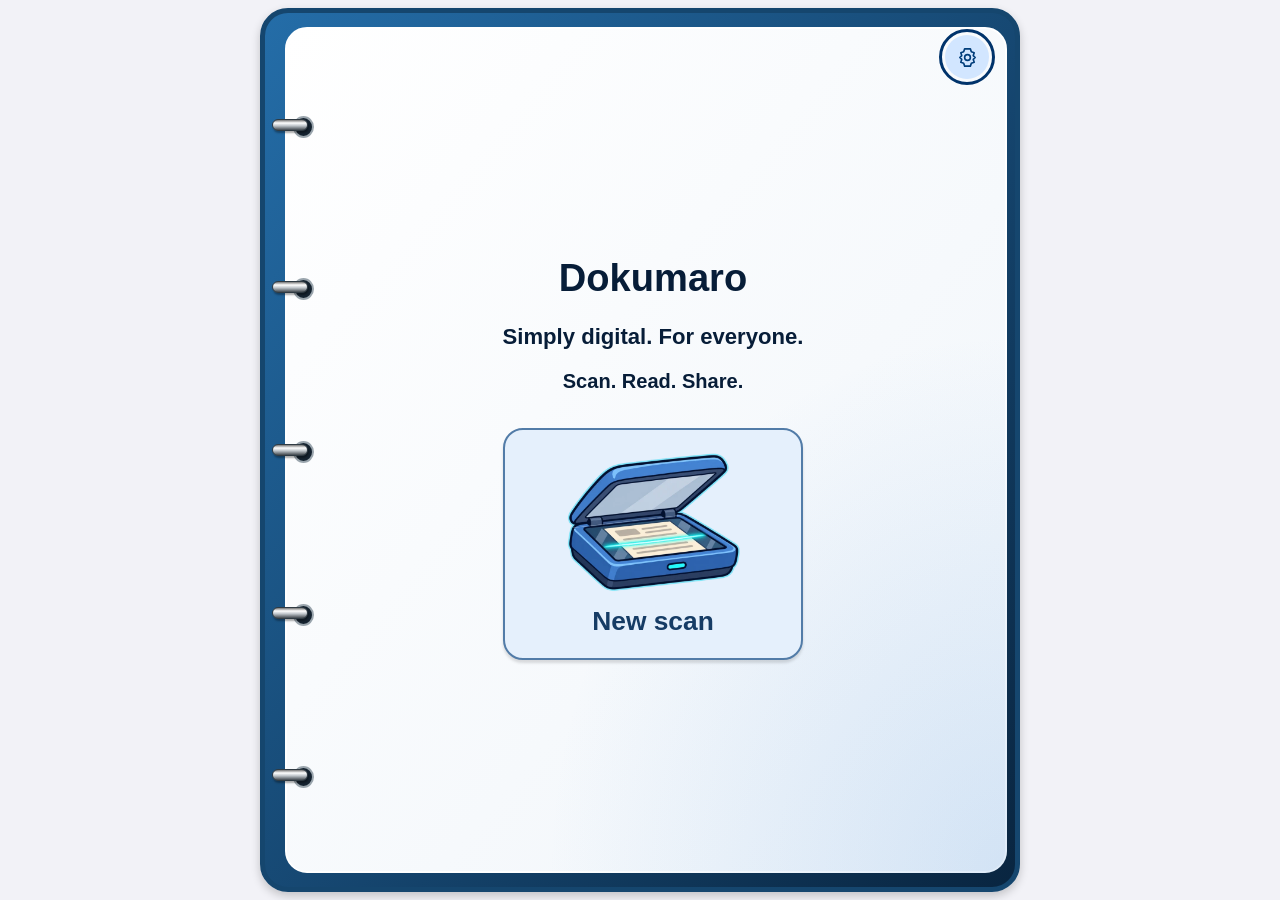
<file: scanner/index.html>
<!doctype html>
<html lang="de">
<head>
  <meta charset="utf-8">
  <meta name="viewport" content="width=device-width, initial-scale=1, viewport-fit=cover">
  <meta name="color-scheme" content="light dark">
  <meta name="description" content="Dokumaro – Dokumentenscanner. Einfach digital. Für alle. Scannen. Lesen. Teilen.">
  <link rel="icon" type="image/jpeg" href="app-icon.jpeg">
  <link rel="apple-touch-icon" href="app-icon.jpeg">
  <title>Dokumaro – Dokumentenscanner</title>
  <link rel="stylesheet" href="styles.css?v=17">
  <script src="i18n.js?v=17" defer></script>
  <script src="app.js?v=17" defer></script>
</head>
<body>
  <a class="skip-link" href="#main">Zum Inhalt</a>
  <div class="app-shell">
    <header class="navigation" id="navigation"></header>
    <main id="main" tabindex="-1"></main>
    <div id="document-actions"></div>
  </div>
  <div id="announcer" class="sr-only" role="status" aria-atomic="true"></div>
  <dialog id="dialog" aria-labelledby="dialog-title"><div id="dialog-content"></div></dialog>
</body>
</html>
</file>
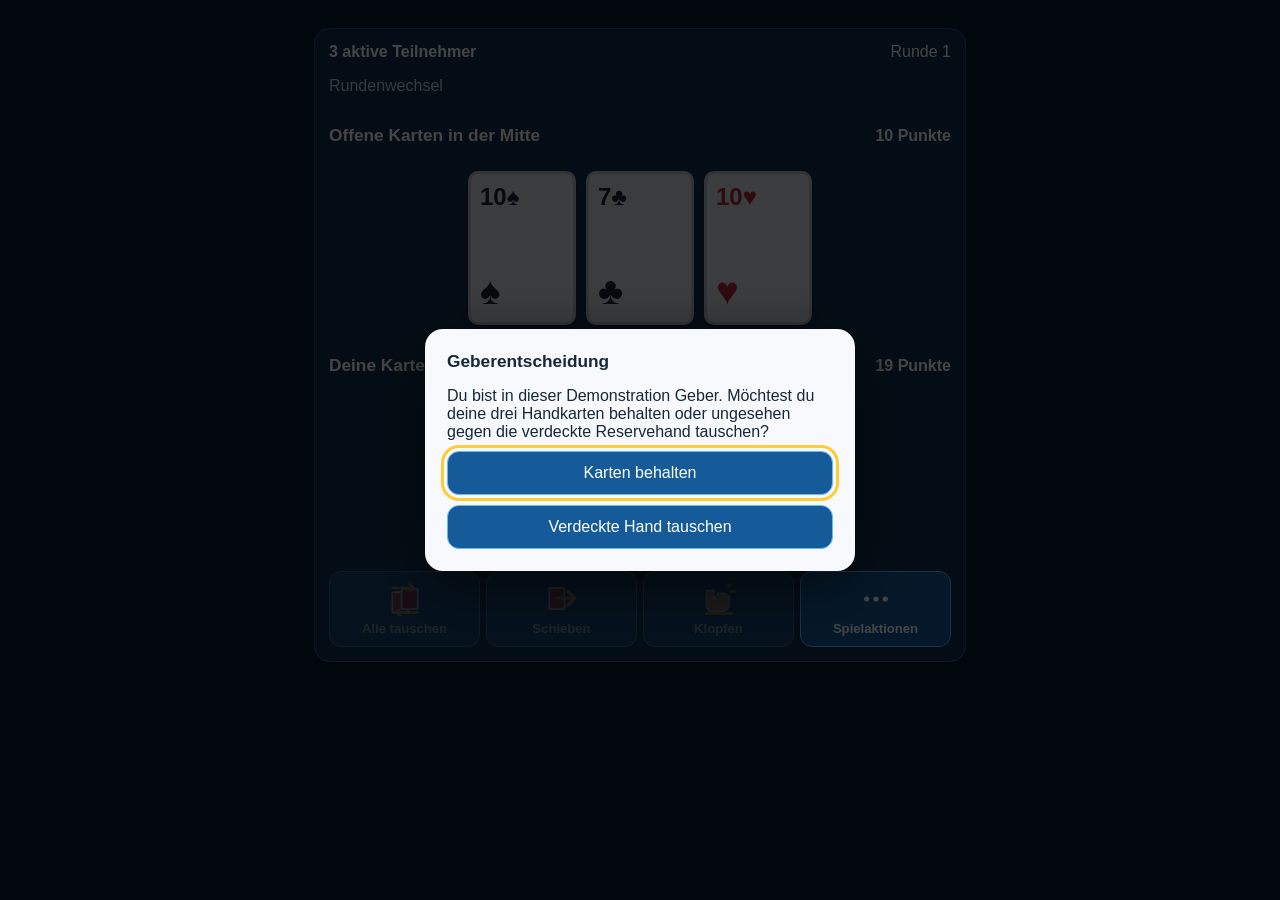
<file: schwimmen/index.html>
<!doctype html><html lang="de"><head><meta charset="utf-8"><meta name="viewport" content="width=device-width,initial-scale=1"><title>Mitgemischt – Schwimmen Klickdummy</title><style>:root{font-family:-apple-system,BlinkMacSystemFont,'Segoe UI',sans-serif;color-scheme:dark}*{box-sizing:border-box}body{margin:0;background:#071b30;color:white}main{max-width:680px;margin:auto;padding:16px 14px 48px}h1{font-size:1.5rem;margin:4px 0}h2{font-size:1.08rem}button{font:inherit;cursor:pointer;color:white;background:#155b99;border:1px solid #65baff;border-radius:12px;padding:12px}button:disabled{opacity:.38;cursor:default}button:focus-visible{outline:3px solid #ffcc38;outline-offset:3px}.panel{background:#123353;border:1px solid #315b80;border-radius:16px;padding:14px;margin:12px 0}.muted{color:#c2d7eb}.status{min-height:60px}.cards{display:flex;justify-content:center;gap:10px;margin:10px 0 16px}.card{width:min(29%,108px);aspect-ratio:.7;background:#fff;color:#18212d;border-radius:10px;border:3px solid #d4dce5;padding:9px;text-align:left;font-size:1.5rem;font-weight:800;display:flex;flex-direction:column;justify-content:space-between;box-shadow:0 3px 9px #0006}.card span:last-child{text-align:center;font-size:2.4rem}.red{color:#c32935}.card.selected{outline:7px solid #ffd426;outline-offset:1px;border-color:#10243b;background:#fff5c9;box-shadow:0 0 0 10px #ffd42666,0 9px 18px #000b;transform:translateY(-7px) scale(1.035)}.card{position:relative;transition:outline-color .15s,box-shadow .15s,transform .15s}.card.selected::after{content:'✓';position:absolute;right:-9px;top:-13px;background:#ffd426;color:#10243b;font-size:1.3rem;font-weight:900;line-height:2rem;text-align:center;border-radius:50%;width:2rem;height:2rem;border:3px solid #10243b}.card.swap-target{border-color:#f4ca54;box-shadow:inset 0 0 0 2px #f4ca54,0 3px 9px #0006}.card.swap-target::after{content:'⇄';position:absolute;right:4px;bottom:3px;background:#123353;color:#ffdc6e;border-radius:6px;padding:0 5px;font-size:1rem}.card.swapping{z-index:2;transition:none}@media(prefers-reduced-motion:reduce){.card{transition:none}}.card:disabled{opacity:.85}.actions{display:grid;grid-template-columns:repeat(4,minmax(0,1fr));gap:6px}.action{padding:8px 2px;min-height:76px;font-size:.72rem;display:flex;flex-direction:column;align-items:center;justify-content:center;gap:5px}.action svg{width:34px;height:34px}.action b{font-size:.69rem}.footer{color:#bed3e4;font-size:.82rem}.overlay{position:fixed;inset:0;background:#000b;display:flex;align-items:center;justify-content:center;padding:20px;z-index:5}.dialog{width:min(100%,430px);background:#f7f9fc;color:#16283a;border-radius:18px;padding:22px;box-shadow:0 15px 60px #0009}.dialog button{width:100%;margin-top:10px}.dialog h2{margin-top:0}.secondary{background:#31526d}.badge{font-size:.8rem;color:#ffe58b}.top{display:flex;align-items:center;justify-content:space-between;gap:12px}.score{width:100%;border-collapse:collapse}.score td,.score th{padding:9px 5px;text-align:left;border-bottom:1px solid #45627c}.hidden{display:none!important}@media(min-width:650px){.action{font-size:.86rem}.action b{font-size:.82rem}}</style></head><body><main><div id="status" class="hidden" role="status" aria-live="polite" aria-atomic="true"></div><div class="panel"><div class="top"><strong id="opponents">Teilnehmer</strong><span id="round">Runde 1</span></div><p class="muted" id="turnlabel"></p><div class="top"><h2>Offene Karten in der Mitte</h2><strong id="middlepoints"></strong></div><div id="middle" class="cards"></div><div class="top"><h2>Deine Karten</h2><strong id="points"></strong></div><div id="hand" class="cards"></div><div class="actions"><button class="action" id="all" onclick="allSwap()"><svg viewBox="0 0 40 40" aria-hidden="true"><rect x="5" y="12" width="19" height="24" rx="2" fill="#e84b4b" stroke="white" stroke-width="2"/><rect x="16" y="8" width="19" height="24" rx="2" fill="#d92d37" stroke="white" stroke-width="2"/><path d="M4 7H30l-5-5m5 5-5 5M36 36H10l5-5m-5 5 5 5" fill="none" stroke="#ffd04d" stroke-width="3"/></svg><b>Alle tauschen</b></button><button class="action" id="pass" onclick="pass()"><svg viewBox="0 0 40 40" aria-hidden="true"><rect x="5" y="7" width="18" height="25" rx="2" fill="#db4141" stroke="white" stroke-width="2"/><path d="M15 19H35m-8-8 8 8-8 8" fill="none" stroke="#ffd04d" stroke-width="4" stroke-linecap="round" stroke-linejoin="round"/></svg><b>Schieben</b></button><button class="action" id="knock" onclick="knock()"><svg viewBox="0 0 40 40" aria-hidden="true"><path d="M5 10h9v10l5-7 4 1 3-1 3 2 3 1v11c0 5-5 8-13 8H9L5 29Z" fill="#f2b776" stroke="white" stroke-width="1.5"/><path d="M4 37h32M30 6l5-4m-2 10 6-1" stroke="#ffce44" stroke-width="3"/></svg><b>Klopfen</b></button><button class="action" onclick="showScore()"><svg viewBox="0 0 40 40" aria-hidden="true"><circle cx="9" cy="20" r="3" fill="white"/><circle cx="20" cy="20" r="3" fill="white"/><circle cx="31" cy="20" r="3" fill="white"/></svg><b>Spielaktionen</b></button></div></div></main><div id="modal" class="overlay hidden"><div class="dialog" role="dialog" aria-modal="true" aria-labelledby="dialogTitle"><h2 id="dialogTitle"></h2><div id="dialogText"></div><div id="dialogButtons"></div></div></div><script>
const ranks=['7','8','9','10','B','D','K','A'],suits=['♠','♥','♦','♣'];let deck,hand,middle,discard,players,round,turn,selected,selectedArea,knocked,phase,previousFocus,allPassed,swapBusy=false;
const $=id=>document.getElementById(id);function shuffle(a){for(let i=a.length-1;i>0;i--){let j=Math.floor(Math.random()*(i+1));[a[i],a[j]]=[a[j],a[i]]}return a}function newDeck(){return shuffle(suits.flatMap(s=>ranks.map(r=>r+s)))}function value(c){let r=c.slice(0,-1);return r==='A'?11:['10','B','D','K'].includes(r)?10:Number(r)}function score(a){if(a.every(c=>c.slice(0,-1)==='A'))return 32;if(a.every(c=>c.slice(0,-1)===a[0].slice(0,-1)))return 30.5;return Math.max(...suits.map(s=>a.filter(c=>c.endsWith(s)).reduce((n,c)=>n+value(c),0)))}function format(n){return String(n).replace('.',',')}function cardName(c){const r=c.slice(0,-1),s=c.slice(-1);const rank={A:'Ass',K:'König',D:'Dame',B:'Bube'}[r]||r;const suit={'♠':'Pik','♥':'Herz','♦':'Karo','♣':'Kreuz'}[s];return suit+' '+rank}function speakCards(a){return a.map(cardName).join(', ')}function refill(){if(deck.length<3&&discard.length){deck=shuffle(deck.concat(discard));discard=[]}}function draw3(){refill();return deck.splice(0,3)}function announce(s){$('status').textContent=s}function reset(){deck=newDeck();discard=[];players=[{name:'Du',lives:3,swimming:false,out:false},{name:'Teilnehmer 2',lives:3,swimming:false,out:false},{name:'Teilnehmer 3',lives:3,swimming:false,out:false}];round=1;turn=0;selected=-1;selectedArea=null;knocked=false;allPassed=0;phase='dealer';hand=draw3();middle=draw3();render();dialog('Geberentscheidung','Du bist in dieser Demonstration Geber. Möchtest du deine drei Handkarten behalten oder ungesehen gegen die verdeckte Reservehand tauschen?',[['Karten behalten',()=>{phase='play';announce('Du behältst deine Karten. Der erste reguläre Spielzug beginnt.');render()}],['Verdeckte Hand tauschen',()=>{let old=hand;hand=draw3();discard.push(...old);phase='play';announce('Du hast die verdeckte Reservehand übernommen. Der erste reguläre Spielzug beginnt.');render()}]])}function card(c,idx,area){let b=document.createElement('button');const isSelected=selectedArea===area&&selected===idx;const isTarget=selected>=0&&selectedArea!==area;b.className='card'+(/[♥♦]/.test(c)?' red':'')+(isSelected?' selected':'')+(isTarget?' swap-target':'');let name=cardName(c);let accessibleName;if(isSelected)accessibleName=name+', ausgewählt. Erneut aktivieren, um die Auswahl aufzuheben.';else if(isTarget){let other=selectedArea==='hand'?hand[selected]:middle[selected];accessibleName=name+'. '+(area==='hand'?'Handkarte':'Tischkarte')+'. '+cardName(other)+' gegen '+name+' tauschen.'}else accessibleName=name+', auswählbar. '+(area==='hand'?'Handkarte':'Tischkarte');b.setAttribute('aria-label',accessibleName);b.setAttribute('aria-pressed',String(isSelected));b.disabled=phase!=='play'||turn!==0||swapBusy;b.innerHTML='<span>'+c+'</span><span aria-hidden="true">'+c.slice(-1)+'</span>';b.onclick=()=>choose(area,idx);return b}function render(){['hand','middle'].forEach(area=>{let el=$(area);el.replaceChildren();(area==='hand'?hand:middle).forEach((c,i)=>el.append(card(c,i,area)))});$('points').textContent=format(score(hand))+' Punkte';$('middlepoints').textContent=format(score(middle))+' Punkte';$('round').textContent='Runde '+round;$('opponents').textContent=players.filter(p=>!p.out).length+' aktive Teilnehmer';$('turnlabel').textContent=phase==='play'?(turn===0?'Du bist am Zug.':'Teilnehmer '+(turn+1)+' ist am Zug.'):'Rundenwechsel';['all','pass','knock'].forEach(id=>$(id).disabled=phase!=='play'||turn!==0||(id==='knock'&&knocked));if(phase==='play'&&turn===0&&!$('status').textContent)announce('Du bist am Zug. Wähle eine Handkarte oder Tischkarte und danach eine Karte aus dem anderen Bereich.')}function choose(area,i){if(swapBusy)return;if(selected<0||selectedArea===area){if(selectedArea===area&&selected===i){selected=-1;selectedArea=null;announce('Kartenauswahl aufgehoben.')}else{selected=i;selectedArea=area;announce((area==='hand'?'Handkarte ':'Tischkarte ')+cardName((area==='hand'?hand:middle)[i])+' ausgewählt. Wähle eine Karte aus dem anderen Bereich zum Tauschen.')}render();if(selected>=0)$(area).children[i]?.focus();return}const handIndex=area==='hand'?i:selected;const middleIndex=area==='middle'?i:selected;const oldHand=hand[handIndex],oldMiddle=middle[middleIndex];const finish=()=>{[hand[handIndex],middle[middleIndex]]=[oldMiddle,oldHand];selected=-1;selectedArea=null;swapBusy=false;announce('Getauscht: '+cardName(oldHand)+' gegen '+cardName(oldMiddle)+'. Deine Hand: '+speakCards(hand)+'. Deine Wertung: '+format(score(hand))+' Punkte.');endAction()};const a=$('hand').children[handIndex],b=$('middle').children[middleIndex];if(!a||!b||window.matchMedia('(prefers-reduced-motion: reduce)').matches||!a.animate){finish();return}swapBusy=true;a.classList.add('swapping');b.classList.add('swapping');const ar=a.getBoundingClientRect(),br=b.getBoundingClientRect(),dx=br.left-ar.left,dy=br.top-ar.top;const opts={duration:420,easing:'ease-in-out',fill:'none'};const animA=a.animate([{transform:'translateY(-5px)'},{transform:'translate('+dx+'px,'+dy+'px)'}],opts);const animB=b.animate([{transform:'translate(0,0)'},{transform:'translate('+(-dx)+'px,'+(-dy)+'px)'}],opts);Promise.allSettled([animA.finished,animB.finished]).then(finish)}function allSwap(){if(phase!=='play'||turn!==0)return;[hand,middle]=[middle,hand];announce('Alle drei Karten getauscht. Deine Hand: '+speakCards(hand)+'. Deine Wertung: '+format(score(hand))+' Punkte.');endAction()}function pass(){announce('Du hast geschoben.');allPassed++;nextTurn()}function knock(){knocked=true;announce('Du hast geklopft. Die Schlussrunde beginnt.');nextTurn()}function endAction(){render();let s=score(hand);if(s>=31){phase='declare';render();dialog(s===32?'Feuer!':'31 Punkte erreicht',s===32?'Du hast drei Asse. Verkünde Feuer, um die Runde zu beenden.':'Du hast 31 Punkte. Verkünde dein Ergebnis, um die Runde zu beenden.',[[s===32?'Feuer verkünden':'31 Punkte verkünden',()=>finishRound(s===32)]]);return}allPassed=0;nextTurn()}function nextTurn(){turn=1;render();announce('Teilnehmer 2 ist am Zug. Gegneraktionen werden in dieser Demo simuliert.');dialog('Gegnerzüge simulieren','Die tatsächliche App wartet auf die anderen Geräte. Hier kannst du ihre Spielzüge überspringen und die nächste Auswertung ansehen.',[['Gegnerzüge ausführen',()=>{if(knocked){finishRound(false);return}turn=0;if(allPassed){discard.push(...middle);middle=draw3();allPassed=0;announce('Alle Teilnehmer haben geschoben. Die Mittelkarten wurden erneuert. Du bist am Zug.')}else announce('Teilnehmer 2 hat eine Karte getauscht. Teilnehmer 3 hat geschoben. Du bist am Zug.');render()}],['Runde auswerten',()=>finishRound(false)]])}function finishRound(fire){phase='result';let rivalScores=players.slice(1).map(()=>Math.floor(12+Math.random()*19));let vals=[score(hand),...rivalScores],lowest=Math.min(...vals);let losers=fire?[1,2]:vals.map((v,i)=>v===lowest?i:-1).filter(i=>i>=0);losers.forEach(i=>{let p=players[i];if(p.out)return;if(p.swimming)p.out=true;else if(p.lives>1)p.lives--;else{p.lives=0;p.swimming=true}});render();let desc='Du: '+format(vals[0])+' Punkte. Gegner: '+rivalScores.join(' und ')+' Punkte. '+(fire?'Feuer: Alle anderen verlieren ein Leben.':'Niedrigste Wertung verliert ein Leben.');dialog('Rundenergebnis',desc,[['Aktuellen Spielstand ansehen',showScore],['Nächste Runde',nextRound]])}function nextRound(){if(players.filter(p=>!p.out).length<=1){dialog('Spielende','Die Partie ist beendet.',[['Neue Partie',reset]]);return}round++;deck=newDeck();discard=[];hand=draw3();middle=draw3();selected=-1;selectedArea=null;turn=0;knocked=false;allPassed=0;phase='play';announce('Neue Runde. Du bist am Zug.');render()}function showScore(){let html='<table class="score"><thead><tr><th>Teilnehmer</th><th>Leben / Status</th></tr></thead><tbody>'+players.map(p=>'<tr><td>'+p.name+'</td><td>'+(p.out?'Ausgeschieden':p.swimming?'Schwimmt – letzte Chance':p.lives+' Leben')+'</td></tr>').join('')+'</tbody></table>';dialog('Aktueller Spielstand',html,[['Schließen',()=>{}]])}function dialog(title,body,buttons){previousFocus=document.activeElement;$('dialogTitle').textContent=title;$('dialogText').innerHTML=body;$('dialogButtons').replaceChildren();buttons.forEach(([label,fn])=>{let b=document.createElement('button');b.textContent=label;b.onclick=()=>{closeDialog();fn()};$('dialogButtons').append(b)});$('modal').classList.remove('hidden');$('dialogButtons').querySelector('button')?.focus()}function closeDialog(){$('modal').classList.add('hidden');previousFocus?.focus?.()}reset();
</script></body></html>
</file>
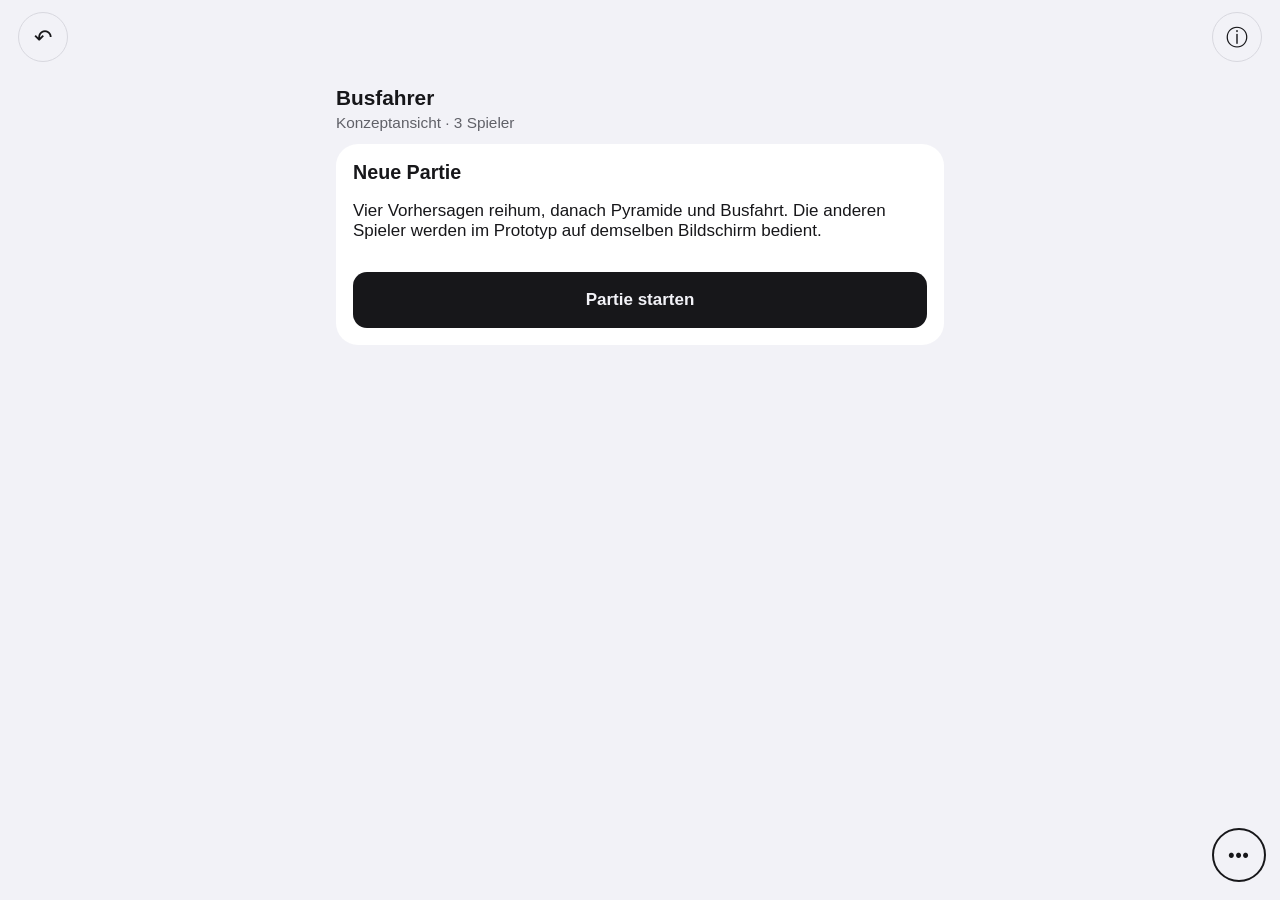
<file: mitgemischt/busfahrer/index.html>
<!doctype html><html lang="de"><head><meta charset="utf-8"><meta name="viewport" content="width=device-width,initial-scale=1"><title>Busfahrer – Mitgemischt Konzept</title><style>
:root{font-family:-apple-system,BlinkMacSystemFont,"Segoe UI",sans-serif;color-scheme:light dark;--bg:#f2f2f7;--surface:#fff;--ink:#17171a;--muted:#606168;--line:#d8d8df;--blue:#123865;--focus:#4287e8}
*{box-sizing:border-box}body{margin:0;background:var(--bg);color:var(--ink);font-size:17px}button{font:inherit;cursor:pointer}button:focus-visible{outline:4px solid var(--focus);outline-offset:3px}header{display:flex;align-items:center;justify-content:space-between;padding:12px 18px 4px;min-height:66px}header button{background:transparent;color:var(--ink);border:1px solid var(--line);border-radius:50px;min-width:50px;min-height:50px;font-size:1.4rem}header .right{display:flex;gap:8px}main{max-width:640px;margin:auto;padding:6px 16px 38px}.status{font-size:1.3rem;font-weight:750;line-height:1.3;margin:12px 0 5px}.sub{font-size:.96rem;color:var(--muted);margin:0 0 16px}.panel{background:var(--surface);border-radius:22px;padding:17px;margin:12px 0}.panel h2{font-size:1.23rem;margin:0 0 12px}.actions{display:grid;grid-template-columns:repeat(2,minmax(0,1fr));gap:12px}.action{background:transparent;border:2px solid transparent;border-radius:17px;min-height:165px;padding:8px 4px;color:var(--ink);display:flex;flex-direction:column;align-items:center;justify-content:center;gap:10px;font-weight:700}.action:active{background:var(--bg)}.action .playing{width:108px;height:139px}.playing{background:#fff;color:#141414;border:2px solid #141414;border-radius:12px;position:relative;box-shadow:2px 3px 0 #0002;display:flex;align-items:center;justify-content:center;flex-shrink:0;overflow:hidden}.playing.red{color:#ae0025}.playing.black{color:#101114}.playing .corner{position:absolute;left:8px;top:7px;font-size:1.1rem;font-weight:800;line-height:1.05;text-align:center}.playing .corner.bottom{left:auto;top:auto;right:8px;bottom:7px;transform:rotate(180deg)}.playing .pip{font-size:3.3rem;line-height:1}.playing .face{font-size:2.1rem;font-weight:800}.playing.back{background:#fff;padding:7px}.playing.back .pattern{width:100%;height:100%;background:#0e3666;border-radius:7px;display:grid;grid-template-columns:repeat(4,1fr);place-items:center;color:#fff;font-size:.8rem}.playing.back .pattern span{font-size:1rem}.playing.small{width:54px;height:76px;border-radius:7px}.playing.small .pip{font-size:1.7rem}.playing.small .corner{font-size:.75rem;left:4px;top:4px}.playing.small .corner.bottom{left:auto;top:auto;right:4px;bottom:4px}.playing.small .pattern{font-size:.5rem}.playing.small .pattern span{font-size:.55rem}.playing.large{width:135px;height:185px;margin:10px auto 18px}.playing.large .pip{font-size:4rem}.playing.large .face{font-size:2.7rem}.center{display:flex;justify-content:center;align-items:center;gap:14px;flex-wrap:wrap}.primary{width:100%;background:var(--ink);color:var(--bg);border:0;border-radius:14px;min-height:56px;font-weight:750;margin-top:14px}.secondary{background:var(--surface);color:var(--ink);border:1px solid var(--line);border-radius:12px;padding:12px;min-height:50px}.summary{background:var(--surface);padding:12px 16px;border-radius:16px;margin:12px 0;display:flex;align-items:center;justify-content:space-between;gap:12px}.summary button{border:0;background:transparent;color:var(--ink);font-weight:700;text-align:left;min-height:40px}.summary strong{font-size:1rem}.scores{display:grid;grid-template-columns:repeat(3,1fr);gap:6px;text-align:center;margin:12px 0}.scores strong{display:block;font-size:1.5rem}.note{background:var(--surface);border-radius:14px;padding:12px;margin:12px 0;line-height:1.45}.note strong{display:block}.pyramid{display:flex;flex-direction:column;align-items:center;gap:5px;margin:12px 0}.pyrrow{display:flex;gap:6px}.pyrrow .playing{width:55px;height:78px}.pyrrow .playing.back{padding:4px}.pyrrow .playing.back .pattern{grid-template-columns:repeat(4,1fr)}.pyrrow .playing .pip{font-size:1.7rem}.pyrrow .playing .corner{font-size:.7rem}.pyrrow .playing .corner.bottom{left:auto;top:auto;right:4px;bottom:4px}.pyrrow .playing .pattern span{font-size:.6rem}.pyrrow .playing .pattern{font-size:.5rem}.progress{font-size:.9rem;color:var(--muted)}.hidden{display:none!important}#announce{line-height:1.45}dialog{background:var(--surface);color:var(--ink);border:1px solid var(--line);border-radius:20px;max-width:min(90vw,440px);padding:22px}dialog::backdrop{background:#0009}dialog h2{margin-top:0}footer{font-size:.8rem;color:var(--muted);text-align:center;margin-top:20px}@media(prefers-color-scheme:dark){:root{--bg:#000;--surface:#222224;--ink:#f6f6f6;--muted:#c0c0c6;--line:#4d4d51}.primary{color:#101010}.playing{color:#101010}}@media(max-width:360px){main{padding-inline:10px}.panel{padding:12px}.action .playing{width:92px;height:124px}.pyrrow .playing{width:47px;height:69px}.pyrrow{gap:4px}}@media(prefers-reduced-motion:reduce){*{scroll-behavior:auto!important}}
.game-actions{position:fixed;right:18px;bottom:calc(22px + env(safe-area-inset-bottom));z-index:4;display:flex;flex-direction:column;align-items:flex-end;gap:9px}.game-actions>button{width:54px;height:54px;border:2px solid var(--ink);border-radius:50%;background:var(--bg);color:var(--ink);font-weight:800;letter-spacing:1px;font-size:1.1rem}.actions-menu{background:var(--surface);border:1px solid var(--line);border-radius:14px;padding:7px;box-shadow:0 6px 24px #0004;min-width:205px}.actions-menu button{width:100%;text-align:left;background:transparent;border:0;color:var(--ink);padding:13px 10px;min-height:48px;border-radius:9px;font-weight:600}main{padding-bottom:calc(105px + env(safe-area-inset-bottom))}.pyramid-panel{padding:12px 12px 18px}.pyramid{gap:3px;margin:5px 0 10px}.pyrrow{gap:4px}.pyrrow .playing{width:48px;height:67px}.pyrrow .playing.back{padding:3px}.pyrrow .playing .pip{font-size:1.35rem}.pyrrow .playing .corner{font-size:.64rem}.pyrrow .playing .corner.bottom{left:auto;top:auto;right:3px;bottom:3px}.pyrrow .playing .pattern span{font-size:.48rem}.turn-note{font-weight:650}.hand{display:flex;gap:10px;overflow-x:auto;overflow-y:hidden;padding:8px 4px 16px;scroll-snap-type:x proximity}.hand-choice{flex:0 0 auto;border:2px solid transparent;border-radius:12px;background:transparent;padding:4px;scroll-snap-align:start}.hand-choice .playing{width:80px;height:113px}.hand-choice .playing .pip{font-size:2.6rem}.hand-choice:disabled{opacity:.55}.hand-choice:not(:disabled){border-color:#3985e7}.game-actions{bottom:calc(12px + env(safe-area-inset-bottom))}main{padding-bottom:calc(100px + env(safe-area-inset-bottom))}#announce{font-size:.95rem}footer{display:none}@media(max-width:360px){.pyrrow .playing{width:42px;height:61px}.pyrrow{gap:3px}}.hand-section{margin-top:16px;border-top:1px solid var(--line);padding-top:14px}.hand-section h2{font-size:1.1rem;margin:0 0 8px}.hand-section .hand{margin:0;min-height:132px}.hand-section .progress{margin:4px 0 0}.game-actions{right:14px;bottom:calc(12px + env(safe-area-inset-bottom))}.pyramid-panel>.primary{margin-bottom:8px}#announce{position:absolute!important;width:1px!important;height:1px!important;overflow:hidden!important;clip-path:inset(50%)!important;white-space:nowrap!important}.pyramid-panel>.hand{margin-top:14px;margin-bottom:6px;padding-bottom:8px}.pyramid-panel>.primary{margin-top:4px}.pyramid-panel{padding-bottom:18px}.status{margin-bottom:3px}.sub{margin-bottom:10px}.four-cards{display:grid;grid-template-columns:repeat(4,minmax(0,1fr));align-items:center;justify-items:center;gap:6px;margin:6px 0 22px}.four-slot{width:100%;display:flex;justify-content:center;min-width:0}.four-slot .playing{width:min(100%,77px);height:106px;border-radius:8px}.four-slot .playing .pip{font-size:2.2rem}.four-slot .playing .corner{font-size:.8rem;left:5px;top:5px}.four-slot .playing .corner.bottom{left:auto;top:auto;right:5px;bottom:5px}.four-slot .playing.back{padding:5px}.four-slot .pattern span{font-size:.62rem}@media(max-width:360px){.four-slot .playing{height:92px}.four-cards{gap:3px}}.hand-choice:disabled{opacity:1!important;filter:none!important}.hand-choice:disabled .playing{opacity:1!important;filter:none!important}.game-actions{bottom:calc(18px + env(safe-area-inset-bottom));right:14px}.pyramid-panel{padding-bottom:90px!important}.pyramid-panel>.primary{margin-bottom:12px}.hand-choice{opacity:1!important}.game-actions{position:fixed;right:14px;bottom:calc(18px + env(safe-area-inset-bottom));z-index:4;display:flex;align-items:flex-end;flex-direction:column;gap:9px;margin:0;padding:0;max-width:none}.game-actions>button{flex-shrink:0}.actions-menu{order:-1}.hand-choice,.hand-choice[aria-disabled="true"],.hand-choice[aria-disabled="true"] .playing{opacity:1!important;filter:none!important;color:inherit}.hand-choice[aria-disabled="true"]{cursor:default}.hand-choice[aria-disabled="true"] .playing.red{color:#ae0025!important}.hand-choice[aria-disabled="true"] .playing.black{color:#101114!important}main{padding-bottom:calc(100px + env(safe-area-inset-bottom))!important}.pyramid-panel{padding-bottom:18px!important}.pyramid-panel>.hand{display:grid!important;grid-template-columns:repeat(4,minmax(0,1fr));gap:clamp(3px,1.2vw,9px);overflow:visible!important;scroll-snap-type:none!important;padding:6px 0 12px;width:100%;align-items:start}.pyramid-panel>.hand .hand-choice{min-width:0;width:100%;padding:2px;display:flex;justify-content:center;align-items:flex-start;scroll-snap-align:none}.pyramid-panel>.hand .hand-choice .playing{width:100%;max-width:105px;height:auto;aspect-ratio:5/7;min-width:0}.pyramid-panel>.hand .hand-choice .playing .pip{font-size:clamp(1.5rem,7vw,2.5rem)}.pyramid-panel>.hand .hand-choice .playing .corner{font-size:clamp(.6rem,2.5vw,.9rem)}.pyramid-panel>.hand .hand-choice .playing .corner.bottom{left:auto;top:auto;right:4px;bottom:4px}.pyramid-panel>.hand .hand-choice .playing .corner:not(.bottom){left:4px;top:4px}@media(max-width:360px){.pyramid-panel>.hand{gap:2px}.pyramid-panel>.hand .hand-choice{padding:1px}}.pyramid-panel>.hand{display:flex!important;flex-wrap:nowrap!important;gap:4px!important;overflow:hidden!important;width:100%!important;min-width:0!important}.pyramid-panel>.hand>.hand-choice{flex:0 0 calc((100% - 12px)/4)!important;width:calc((100% - 12px)/4)!important;min-width:0!important;max-width:calc((100% - 12px)/4)!important;box-sizing:border-box!important;padding:1px!important}.pyramid-panel>.hand>.hand-choice>.playing{width:100%!important;max-width:100%!important;min-width:0!important;height:auto!important;aspect-ratio:5/7!important;box-sizing:border-box!important}.pyramid-panel>.hand>.hand-choice>.playing .pip{font-size:clamp(1.1rem,5vw,1.9rem)!important}.pyramid-panel>.hand>.hand-choice>.playing .corner{font-size:clamp(.55rem,2.1vw,.78rem)!important}.action-symbol{width:min(100%,108px);height:139px;border:2px solid var(--line);border-radius:14px;display:flex;align-items:center;justify-content:center;background:var(--surface);color:var(--ink)}.action-symbol svg{display:block;width:90%;height:90%}@media(max-width:360px){.action-symbol{height:124px}}.action .playing.symbolic-card{width:108px;height:139px;max-width:100%;padding:9px;background:#fff;border:2px solid #141414;border-radius:12px;color:#141414;box-shadow:2px 3px 0 #0002}.action .playing.symbolic-card svg{display:block;width:100%;height:100%;overflow:visible}@media(max-width:360px){.action .playing.symbolic-card{width:92px;height:124px;padding:6px}}.distribution-row{display:flex;align-items:center;justify-content:space-between;gap:12px;padding:10px 0;border-bottom:1px solid var(--line)}.distribution-controls{display:flex;align-items:center;gap:12px}.distribution-controls button{min-width:44px;min-height:44px;border:1px solid var(--line);border-radius:12px;background:var(--surface);color:var(--ink);font-size:1.4rem}.distribution-controls output{min-width:22px;text-align:center;font-weight:700}.distribution-controls button:disabled{opacity:.35}.distribution-remaining{font-weight:650;margin:16px 0 0}#distributionModal{width:min(92vw,420px)}#distributionModal .primary:disabled{opacity:.45}#distributionModal .secondary{display:block;width:100%;margin-top:10px;text-align:center;font-weight:650}.distribution-person{display:flex;flex-direction:column;gap:3px;min-width:0}.distribution-person small{color:var(--muted);font-size:.83rem}.distribution-row{gap:8px}.distribution-controls{gap:7px;flex-shrink:0}</style></head><body><header><button type="button" id="restart" aria-label="Partie neu starten">↶</button><div class="right"><button type="button" id="rules" aria-label="Spielregeln">ⓘ</button></div></header><main><div id="status" class="status" role="heading" aria-level="1"></div><p id="sub" class="sub"></p><section id="screen" aria-label="Spielbereich"></section><div id="announce" role="status" aria-live="polite" aria-atomic="true"></div><footer>Interaktives Konzept · Gegneraktionen simuliert · keine Verbindung zur App</footer></main><div id="gameActions" class="game-actions"><button type="button" id="actionsButton" aria-label="Spielaktionen" aria-expanded="false" aria-controls="actionsMenu">•••</button><div id="actionsMenu" class="actions-menu hidden"><button type="button" id="actionScore">Spielstand anzeigen</button></div></div><dialog id="distributionModal" aria-labelledby="distributionTitle"><h2 id="distributionTitle">Strafpunkte verteilen</h2><p id="distributionContext"></p><div id="distributionRows"></div><p id="distributionRemaining" class="distribution-remaining" aria-live="polite"></p><button type="button" class="primary" id="confirmDistribution" disabled>Verteilung bestätigen</button></dialog><dialog id="modal"><h2 id="modalTitle">Spielstand</h2><div id="modalBody"></div><button class="primary" id="closeModal">Schließen</button></dialog><script>
const names=['Bruno','Anna','Chris'],suits=['♥','♦','♠','♣'],questions=['Rot oder Schwarz?','Höher oder tiefer?','Dazwischen oder außerhalb?','Herz, Karo, Pik oder Kreuz?'];let phase='start',round=1,turn=0,question=0,scores=[0,0,0],hands=[[],[],[]],history=[[],[],[]],pyr=[],pyrIndex=0,driver=0,station=0,failures=0,last=null,feedback='',tieList=[],tieDraws=[],tieRevealIndex=0,nextTick=0;
const el=id=>document.getElementById(id),value=c=>c.n,red=s=>s==='♥'||s==='♦',rand=n=>Math.floor(Math.random()*n),deck=()=>{let d=[];for(let s of suits)for(let n=2;n<=14;n++)d.push({s,n});for(let i=d.length-1;i>0;i--){let j=rand(i+1);[d[i],d[j]]=[d[j],d[i]]}return d},cardName=c=>!c?'verdeckt':(c.n===14?'Ass':c.n===13?'König':c.n===12?'Dame':c.n===11?'Bube':c.n)+' '+({'♥':'Herz','♦':'Karo','♠':'Pik','♣':'Kreuz'}[c.s]),short=n=>({14:'A',13:'K',12:'D',11:'B'}[n]||n),back=()=>'<div class="playing back" aria-label="Verdeckte Karte"><div class="pattern" aria-hidden="true">'+Array(20).fill('<span>▽</span>').join('')+'</div></div>',card=(c,cls='')=>'<div class="playing '+(red(c.s)?'red':'black')+' '+cls+'" role="img" aria-label="'+cardName(c)+'"><span class="corner" aria-hidden="true">'+short(c.n)+'<br>'+c.s+'</span><span class="pip" aria-hidden="true">'+c.s+'</span><span class="corner bottom" aria-hidden="true">'+short(c.n)+'<br>'+c.s+'</span></div>',btn=(label,fn)=>'<button class="primary" type="button" onclick="'+fn+'">'+label+'</button>',choices=(arr)=>'<div class="actions">'+arr.map((a,i)=>'<button class="action" type="button" aria-label="'+a.label+'" onclick="select('+i+')">'+(a.html||card(a.c))+'<span>'+a.label+'</span></button>').join('')+'</div>';
let draw=deck(),current=null,pyrPlayer=0,pyrDealer=0,pyrEvents=[],pendingDistribution=null,distributionFocus=null;function take(){if(!draw.length)draw=deck();return draw.pop()}function resetRound(){phase='ask';turn=0;question=0;history=[[],[],[]];hands=[[],[],[]];pyr=[];pyrIndex=0;pyrPlayer=0;pyrDealer=0;pyrEvents=[];station=0;failures=0;feedback='';draw=deck();current=take();render()}function start(){round=1;scores=[0,0,0];resetRound()}const actionIllustration=kind=>{const paths={
higher:'<path d="M44 82 V47 H31 L50 26 L69 47 H56 V82 Z" fill="#000"/>',
lower:'<path d="M44 27 V62 H31 L50 83 L69 62 H56 V27 Z" fill="#000"/>',
inside:'<path d="M24 21 V89 M76 21 V89" stroke="#000" stroke-width="7" stroke-linecap="round"/><path d="M33 55 H67 M33 55 L43 46 M33 55 L43 64 M67 55 L57 46 M67 55 L57 64" fill="none" stroke="#000" stroke-width="6" stroke-linecap="round" stroke-linejoin="round"/>',
outside:'<path d="M35 21 V89 M65 21 V89" stroke="#000" stroke-width="7" stroke-linecap="round"/><path d="M27 55 H8 M8 55 L18 46 M8 55 L18 64 M73 55 H92 M92 55 L82 46 M92 55 L82 64" fill="none" stroke="#000" stroke-width="6" stroke-linecap="round" stroke-linejoin="round"/>'};return '<div class="playing symbolic-card" aria-hidden="true"><svg viewBox="0 0 100 110" focusable="false" aria-hidden="true">'+paths[kind]+'</svg></div>'};
function questionChoices(){let q=phase==='final'?station:question;if(q===0)return [{label:'Rot',c:{s:'♥',n:14}},{label:'Schwarz',c:{s:'♠',n:14}}];if(q===1)return[{label:'Höher',html:actionIllustration('higher')},{label:'Tiefer',html:actionIllustration('lower')}];if(q===2)return[{label:'Dazwischen',html:actionIllustration('inside')},{label:'Außerhalb',html:actionIllustration('outside')}];return suits.map(s=>({label:({'♥':'Herz','♦':'Karo','♠':'Pik','♣':'Kreuz'}[s]),c:{s,n:14}}))}
function correct(pick,c,prev,q){if(q===0)return pick===(red(c.s)?0:1);if(q===1)return pick===(c.n>prev[0].n?0:1)&&c.n!==prev[0].n;if(q===2){let lo=Math.min(prev[0].n,prev[1].n),hi=Math.max(prev[0].n,prev[1].n),inside=c.n>lo&&c.n<hi;return pick===(inside?0:1)}return suits[pick]===c.s}
function select(i){if(phase!=='ask'&&phase!=='final')return;const isFinal=phase==='final',q=isFinal?station:question,p=isFinal?driver:turn,prev=isFinal?finalHistory:history[turn],c=current,ok=correct(i,c,prev,q),label=questionChoices()[i]?.label||'';if(isFinal){if(!ok){scores[p]++;failures++}else finalHistory.push(c)}else{if(!ok)scores[p]++;history[p].push(c);hands[p].push(c)}last={p,c,ok,label,isFinal,q};feedback=names[p]+' hat '+label+' gewählt. '+cardName(c)+'. '+(ok?'Richtig.':'Falsch, ein Strafpunkt.');phase='result';render()}
function next(){if(phase!=='result')return;if(last.isFinal){if(last.ok){station++;if(station===4){phase='roundEnd';render();return}}else{station=0;finalHistory=[]}phase='final';current=take();render();return}if(turn<2)turn++;else{turn=0;question++}if(question===4){phase='pyramid';pyr=Array.from({length:10},()=>take());pyrIndex=0;pyrDealer=0;pyrPlayer=0;pyrEvents=[];feedback='';render();return}current=take();phase='ask';feedback='';render()}
function reveal(){if(phase!=='pyramid'||pyrIndex>=10)return;const c=pyr[pyrIndex];pyrIndex++;pyrPlayer=0;pyrEvents=[];feedback=names[pyrDealer]+' deckt '+cardName(c)+' auf. Alle prüfen ihre Handkarten.';phase='pyramidOffer';render()}
function pyramidPoints(){return pyrIndex<=4?1:pyrIndex<=7?2:pyrIndex<=9?3:4}
function layCard(index){if(phase!=='pyramidOffer'||pendingDistribution)return;const c=pyr[pyrIndex-1],h=hands[pyrPlayer];if(!h[index]||h[index].n!==c.n)return;const points=pyramidPoints();pendingDistribution={player:pyrPlayer,index,card:h[index],points,allocation:names.map(()=>0)};distributionFocus=document.activeElement;showDistribution()}
function showDistribution(){const d=pendingDistribution;if(!d)return;el('distributionContext').textContent=names[d.player]+' legt '+cardName(d.card)+' ab und darf '+d.points+' Strafpunkt'+(d.points===1?'':'e')+' verteilen.';el('distributionRows').innerHTML=names.map((name,i)=>i===d.player?'':'<div class="distribution-row"><span class="distribution-person" role="text" aria-label="'+name+', aktuell '+scores[i]+' Strafpunkte"><strong aria-hidden="true">'+name+'</strong><small aria-hidden="true">Aktuell: '+scores[i]+' Strafpunkte</small></span><div class="distribution-controls"><button type="button" aria-label="Ein Strafpunkt weniger für '+name+'" onclick="changeDistribution('+i+',-1)">−</button><output id="allocation'+i+'" aria-label="'+name+', 0 Strafpunkte">0</output><button type="button" aria-label="Ein Strafpunkt mehr für '+name+'" onclick="changeDistribution('+i+',1)">+</button></div></div>').join('');updateDistribution();el('distributionModal').showModal();el('distributionRows').querySelector('button')?.focus()}
function changeDistribution(i,delta){const d=pendingDistribution;if(!d||i===d.player)return;const remaining=d.points-d.allocation.reduce((a,b)=>a+b,0);if(delta>0&&remaining===0||delta<0&&d.allocation[i]===0)return;d.allocation[i]+=delta;updateDistribution()}
function updateDistribution(){const d=pendingDistribution;if(!d)return;const remaining=d.points-d.allocation.reduce((a,b)=>a+b,0);el('distributionRemaining').textContent='Noch zu verteilen: '+remaining;el('confirmDistribution').disabled=remaining!==0;names.forEach((name,i)=>{if(i===d.player)return;const out=el('allocation'+i);out.textContent=d.allocation[i];out.setAttribute('aria-label',name+', aktuell '+scores[i]+' Strafpunkte, zusätzlich '+d.allocation[i]+' Strafpunkte ausgewählt');const controls=out.parentElement.querySelectorAll('button');controls[0].disabled=d.allocation[i]===0;controls[1].disabled=remaining===0})}
function confirmDistribution(){const d=pendingDistribution;if(!d||d.points!==d.allocation.reduce((a,b)=>a+b,0)||phase!=='pyramidOffer'||pyrPlayer!==d.player)return;const h=hands[d.player];if(h[d.index]!==d.card)return;h.splice(d.index,1);d.allocation.forEach((n,i)=>{scores[i]+=n});const recipients=d.allocation.map((n,i)=>n?names[i]+' '+n+' Strafpunkt'+(n===1?'':'e'):'').filter(Boolean).join(', ');const msg=names[d.player]+' legt '+cardName(d.card)+' ab und verteilt '+recipients+'.';pyrEvents.push(msg);feedback=msg;pendingDistribution=null;el('distributionModal').close();render();el('announce').textContent=msg}
function finishPlayer(){if(phase!=='pyramidOffer'||pendingDistribution)return;if(pyrPlayer<names.length-1){pyrPlayer++;feedback=names[pyrPlayer]+' prüft die eigenen Handkarten.';render()}else{phase='pyramidResult';feedback='Alle haben ihre Ablage abgeschlossen. '+(pyrEvents.length?pyrEvents.join(' '):'Niemand hat eine Karte abgelegt.');render()}}
function afterReveal(){if(phase!=='pyramidResult')return;pyrDealer=(pyrDealer+1)%names.length;phase=pyrIndex>=10?'selectDriver':'pyramid';feedback='';render()}
function chooseDriver(){let max=Math.max(...hands.map(x=>x.length));tieList=hands.map((x,i)=>x.length===max?i:-1).filter(i=>i>=0);if(tieList.length>1){phase='tie';tieDraws=[];tieRevealIndex=0}else{driver=tieList[0];beginFinal()}render()}
function revealTieCard(){if(phase!=='tie'||tieRevealIndex>=tieList.length)return;const i=tieList[tieRevealIndex];const c=take();tieDraws.push({i,c});tieRevealIndex++;feedback=names[i]+' deckt '+cardName(c)+' auf.';if(tieRevealIndex===tieList.length){const min=Math.min(...tieDraws.map(x=>x.c.n));const remaining=tieDraws.filter(x=>x.c.n===min).map(x=>x.i);if(remaining.length===1){driver=remaining[0];phase='tieResult';feedback+=' '+names[driver]+' wird Busfahrer.'}else{tieList=remaining;phase='tieRepeat';feedback+=' Erneuter Gleichstand zwischen '+remaining.map(i=>names[i]).join(' und ')+'.'}}render()}
function repeatTie(){if(phase!=='tieRepeat')return;tieDraws=[];tieRevealIndex=0;phase='tie';feedback='';render()}
let finalHistory=[];function beginFinal(){phase='final';station=0;failures=0;finalHistory=[];current=take();feedback='';render()}function newRound(){round++;resetRound()}function end(){phase='done';render()}function showPoints(){el('modalTitle').textContent='Gesamtpunktestand';el('modalBody').innerHTML='<div class="scores" role="list">'+names.map((n,i)=>'<div role="listitem" tabindex="0" aria-label="'+n+', '+scores[i]+' Strafpunkte"><span aria-hidden="true">'+n+'</span><strong aria-hidden="true">'+scores[i]+'</strong></div>').join('')+'</div>';el('modal').showModal()}
function render(){let status='',sub='',s='';const roundText='Runde '+round+' von 5';if(phase==='start'){status='Busfahrer';sub='Konzeptansicht · 3 Spieler';s='<div class="panel"><h2>Neue Partie</h2><p>Vier Vorhersagen reihum, danach Pyramide und Busfahrt. Die anderen Spieler werden im Prototyp auf demselben Bildschirm bedient.</p>'+btn('Partie starten','start()')+'</div>'}
if(phase==='ask'){status=names[turn]+' ist dran.';sub=roundText+' · Frage '+(question+1)+' von 4';s='<div class="panel"><div class="four-cards" role="group" aria-label="Vier Vorhersagekarten von '+names[turn]+'">'+Array.from({length:4},(_,i)=>'<div class="four-slot">'+(history[turn][i]?card(history[turn][i],'small'):back())+'</div>').join('')+'</div>'+choices(questionChoices())+'</div>'}
if(phase==='result'){status=names[last.p]+': '+(last.ok?'Richtig.':last.isFinal?'Falsch, 1 Strafpunkt. Busfahrt beginnt erneut.':'Falsch, 1 Strafpunkt.');sub=roundText+' · '+(last.isFinal?'Station '+(last.q+1)+' von 4':'Frage '+(last.q+1)+' von 4');s='<div class="panel"><div class="four-cards" role="group" aria-label="Vier Vorhersagekarten von '+names[last.p]+'">'+Array.from({length:4},(_,i)=>'<div class="four-slot">'+(last.isFinal?(finalHistory[i]?card(finalHistory[i],'small'):i===last.q?card(last.c,'small'):back()):(history[last.p][i]?card(history[last.p][i],'small'):back()))+'</div>').join('')+'</div>'+btn('Weiter','next()')+'</div>'}
if(['pyramid','pyramidOffer','pyramidResult','selectDriver'].includes(phase)){const c=pyr[pyrIndex-1],viewing=phase==='pyramidOffer'?pyrPlayer:pyrDealer,hview=hands[viewing],canLay=phase==='pyramidOffer';status=phase==='pyramid'?names[pyrDealer]+': Pyramidenkarte aufdecken.':phase==='pyramidOffer'?names[pyrPlayer]+' ist dran.':phase==='pyramidResult'?'Alle haben entschieden.': 'Busfahrer bestimmen.';sub=roundText+' · Pyramide '+pyrIndex+' von 10';const pyramidRows=[[9],[7,8],[4,5,6],[0,1,2,3]];s='<div class="panel pyramid-panel"><div class="pyramid" aria-label="Kartenpyramide">'+pyramidRows.map(row=>'<div class="pyrrow">'+row.map(i=>i<pyrIndex?card(pyr[i],'small'):back()).join('')+'</div>').join('')+'</div><div class="hand" role="group" aria-label="Handkarten von '+names[viewing]+'">'+hview.map((x,i)=>'<button type="button" class="hand-choice" '+(!canLay||x.n!==c.n?'aria-disabled="true"':'aria-disabled="false"')+' onclick="layCard('+i+')" aria-label="'+cardName(x)+(canLay&&x.n===c.n?', auf Pyramide ablegen':', Handkarte')+'">'+card(x,'small')+'</button>').join('')+'</div>';if(phase==='pyramid')s+=btn('Karte aufdecken','reveal()');else if(phase==='pyramidOffer')s+=btn('Weiter','finishPlayer()');else if(phase==='pyramidResult')s+=btn('Weiter','afterReveal()');else s+=btn('Busfahrer bestimmen','chooseDriver()');s+='</div>'}
if(phase==='tie'||phase==='tieRepeat'||phase==='tieResult'){const finished=phase==='tieResult',repeat=phase==='tieRepeat',active=phase==='tie'?tieList[tieRevealIndex]:null;status=finished?names[driver]+' wird Busfahrer.':repeat?'Erneuter Gleichstand.':names[active]+' ist dran.';sub=roundText+' · Stechen';const visible=phase==='tie'?tieList:tieDraws.map(x=>x.i);s='<div class="panel"><div class="center" role="group" aria-label="Entscheidungskarten">'+visible.map(i=>{const drawn=tieDraws.find(x=>x.i===i);return '<div style="text-align:center">'+(drawn?card(drawn.c,'small'):back())+'<p>'+names[i]+'</p></div>'}).join('')+'</div>'+(finished?btn('Busfahrt beginnen','beginFinal()'):repeat?btn('Erneut stechen','repeatTie()'):btn(names[active]+': Karte aufdecken','revealTieCard()'))+'</div>'}
if(phase==='final'){status=names[driver]+' fährt Bus.';sub=roundText+' · Station '+(station+1)+' von 4';s='<div class="panel"><div class="four-cards" role="group" aria-label="Vier Karten der Busfahrt">'+Array.from({length:4},(_,i)=>'<div class="four-slot">'+(finalHistory[i]?card(finalHistory[i],'small'):back())+'</div>').join('')+'</div>'+choices(questionChoices())+'</div>'}
if(phase==='roundEnd'){status='Busfahrt geschafft!';sub=roundText+' · Rundenergebnis';s='<div class="panel"><p>'+names[driver]+' hat alle vier Stationen geschafft. Fehlversuche: '+failures+'</p>'+btn(round<5?'Nächste Runde':'Gesamtergebnis',round<5?'newRound()':'end()')+'</div>'}
if(phase==='done'){let min=Math.min(...scores);status='Partie beendet.';sub='Fünf Runden gespielt';s='<div class="panel"><h2>Ergebnis</h2><p>'+names.filter((n,i)=>scores[i]===min).join(' und ')+' '+(scores.filter(x=>x===min).length===1?'gewinnt':'gewinnen')+' mit '+min+' Strafpunkten.</p>'+btn('Neue Partie','start()')+'</div>'}
el('status').textContent=status;el('sub').textContent=sub;el('screen').innerHTML=s;el('announce').textContent=feedback}
el('confirmDistribution').onclick=confirmDistribution;el('distributionModal').addEventListener('cancel',e=>e.preventDefault());el('restart').onclick=()=>{if(confirm('Neue Partie starten?'))start()};const actionsButton=el('actionsButton'),actionsMenu=el('actionsMenu');function closeActions(){actionsMenu.classList.add('hidden');actionsButton.setAttribute('aria-expanded','false')}actionsButton.onclick=()=>{const opening=actionsMenu.classList.contains('hidden');actionsMenu.classList.toggle('hidden',!opening);actionsButton.setAttribute('aria-expanded',String(opening));if(opening)el('actionScore').focus()};el('actionScore').onclick=()=>{closeActions();showPoints()};document.addEventListener('keydown',e=>{if(e.key==='Escape')closeActions()});el('rules').onclick=()=>{el('modalTitle').textContent='Spielregeln';el('modalBody').innerHTML='<p>Alle Spieler beantworten vier Vorhersagen reihum. Falsche Antworten kosten einen Strafpunkt. Danach werden zehn Pyramidenkarten von unten nach oben aufgedeckt. Für jede passende abgelegte Handkarte verteilt der Spieler je nach Reihe 1 bis 4 Strafpunkte an andere Spieler. Wer die meisten Handkarten behält, fährt Bus. Bei Gleichstand entscheidet die niedrigste gezogene Karte. Jede falsche Vorhersage bei der Busfahrt kostet einen Strafpunkt und setzt die Fahrt auf Station 1 zurück. Nach fünf Runden gewinnt der niedrigste Gesamtstand.</p>';el('modal').showModal()};el('closeModal').onclick=()=>el('modal').close();render();
</script></body></html>
</file>
<file: scanner/styles.css>
/* Shared visual direction: native system surfaces and Mitgemischt's AppActionButtonStyle. */
:root{font-family:-apple-system,BlinkMacSystemFont,"Segoe UI",sans-serif;color-scheme:light dark;font-size:17px;--bg:#f2f2f7;--paper:#fff;--ink:#1c1c1e;--muted:#636366;--line:#d1d1d6;--accent:#00336b;--on-accent:#fff;--secondary:#d6e8ff;--danger:#990812;--danger-bg:#ffe6e8;--warning:#735000;--warning-bg:#fff5da;--document-dock-height:160px;scroll-padding-bottom:calc(var(--document-dock-height) + 24px)}
*{box-sizing:border-box}
body{margin:0;background:var(--bg);color:var(--ink);line-height:1.5}
button,input,select{font:inherit}
button,input,a,summary{touch-action:manipulation}
button,summary{cursor:pointer}
button:disabled{cursor:default;opacity:.5}
a{color:var(--accent)}
button:focus-visible,input:focus-visible,a:focus-visible,summary:focus-visible,[tabindex="-1"]:focus-visible{outline:3px solid var(--accent);outline-offset:3px}
[hidden]{display:none!important}
h1,h2,h3,p{margin-top:0}
h1{font-size:2rem;font-weight:700;letter-spacing:-.035em;line-height:1.2;margin-bottom:16px}
h2{font-size:1.2rem;line-height:1.3;margin-bottom:16px}
h3{font-size:1rem}
p{margin-bottom:16px}
small,.muted{color:var(--muted)}
small{font-size:.84rem}
svg{display:block;flex-shrink:0}
.sr-only{position:absolute;width:1px;height:1px;padding:0;margin:-1px;overflow:hidden;clip-path:inset(50%);white-space:nowrap;border:0}
.skip-link{position:fixed;top:-100px;left:12px;z-index:20;background:var(--paper);padding:12px}
.skip-link:focus{top:8px}
.app-shell{max-width:900px;margin:0 auto;min-height:100svh;display:flex;flex-direction:column}
.navigation{position:relative;display:grid;grid-template-columns:1fr auto 1fr;align-items:center;gap:8px;min-height:64px;padding:8px 20px}
.nav-title{font-size:1rem;font-weight:600;text-align:center;letter-spacing:-.02em}
.nav-button{display:inline-flex;align-items:center;gap:4px;min-height:44px;padding:7px 0;background:none;border:0;color:var(--ink);justify-self:start}
.icon-button{width:44px;justify-content:center;justify-self:end}
.nav-actions{display:flex;justify-content:flex-end;justify-self:end}
.navigation-spacer{min-width:44px}
main{flex:1;min-width:0;padding:20px}
footer{display:none;text-align:center;color:var(--muted);font-size:.72rem;padding:16px 20px 22px}
.home-active footer{display:block}
.home{max-width:600px;min-height:calc(100svh - 160px);margin:0 auto;display:flex;flex-direction:column;align-items:center;justify-content:center;text-align:center;padding:15px 0 30px}
.home h1{font-size:2rem;margin-bottom:15px}
.intro{font-size:1rem;color:var(--ink);max-width:400px;margin-bottom:28px}
.scan-start-button{display:flex;flex-direction:column;align-items:center;justify-content:center;gap:12px;width:min(100%,340px);min-height:245px;padding:24px;background:#e5f0fc;color:#163c65;border:2px solid #527ca8;border-radius:20px;font-weight:700;font-size:1.25rem}
.scan-start-button img{display:block;width:200px;max-width:100%;height:auto}
.scan-start-button:active,.primary:active,.secondary:active,.destructive:active{opacity:.85}
.primary,.secondary,.danger-button{display:flex;align-items:center;justify-content:center;gap:8px;width:100%;min-height:56px;border-radius:20px;border:2px solid;padding:16px 20px;font-weight:650;text-align:center;text-decoration:none;line-height:1.3}
.primary{background:var(--accent);border-color:var(--accent);color:var(--on-accent)}
.secondary{background:var(--secondary);border-color:var(--accent);color:var(--accent)}
.danger-button,.destructive{background:var(--danger-bg);border-color:var(--danger);color:var(--danger)}
.actions{display:grid;gap:12px;margin-top:20px}
.status-message{padding:12px 16px;border-radius:12px;background:var(--paper);margin:0 0 20px;overflow-wrap:anywhere}
.error-message{font-size:.85rem;color:var(--danger);font-weight:600;margin:8px 2px 12px;overflow-wrap:anywhere}
.error-message:empty{display:none}
.warning{background:var(--warning-bg);color:var(--warning);padding:12px;border-radius:10px;font-size:.87rem}
.camera-screen,.settings-page{max-width:760px;margin:auto}
.camera-count{display:flex;align-items:center;justify-content:space-between;gap:12px;color:var(--muted);font-size:.86rem}
.count-pill{font-weight:650;color:var(--ink);white-space:nowrap}
.camera-preview{position:relative;isolation:isolate;min-height:260px;height:34svh;max-height:400px;border-radius:14px;background:#283746;display:grid;place-items:center;margin:18px 0}
.camera-grid{position:absolute;inset:18px;border:1px solid #b0cbe144;border-radius:8px}
.demo-paper{width:155px;height:210px;background:#fffdf5;padding:22px 18px;transform:rotate(-6deg);box-shadow:0 9px 25px #0005;color:#263747;position:relative}
.demo-paper::before,.demo-paper::after{content:"";position:absolute;width:20px;height:20px;border-color:#a1c9fb;border-style:solid}
.demo-paper::before{left:-10px;top:-10px;border-width:3px 0 0 3px}
.demo-paper::after{right:-10px;bottom:-10px;border-width:0 3px 3px 0}
.demo-paper p{font-size:10px;font-weight:800;line-height:1.4;margin-bottom:17px}
.paper-line{height:4px;background:#aeb8c1;margin:10px 0;border-radius:2px}
.paper-line.short{width:70%}
.preview-label{position:absolute;bottom:12px;left:12px;color:#fff;background:#17212bbf;padding:4px 8px;font-size:.7rem;border-radius:5px}
.guidance{display:flex;align-items:flex-start;gap:12px}
.guidance-icon{padding-top:3px;color:var(--ink)}
.guidance strong{font-size:1.05rem}
.guidance p{margin:4px 0 0;color:var(--muted);font-size:.9rem}
.demo-controls{margin-top:24px;padding-top:10px;border-top:1px solid var(--line)}
.demo-controls summary{min-height:44px;padding:9px 0;font-size:.85rem;color:var(--muted)}
.demo-controls p{font-size:.85rem;color:var(--muted);margin:8px 0}
.demo-controls .secondary{font-size:.9rem;margin:10px 0}
.text-link{min-height:44px;background:none;border:0;padding:8px 0;color:var(--ink);font-weight:500;text-align:left}
.text-input,select{width:100%;min-width:0;min-height:46px;border:1px solid var(--line);border-radius:10px;background:var(--paper);color:var(--ink);padding:10px}
.section-label{font-size:.78rem;letter-spacing:.01em;text-transform:uppercase;color:var(--muted);font-weight:450;margin-bottom:8px;padding-left:16px}
.group{background:var(--paper);border-radius:11px;overflow:hidden;margin-bottom:26px}
.setting-row{display:flex;align-items:center;justify-content:space-between;gap:16px;min-height:56px;padding:14px 16px;border-bottom:1px solid var(--line)}
.setting-row:last-child{border:0}
.setting-copy{flex:1;min-width:0}
.setting-copy strong{display:block;font-size:1rem;font-weight:450}
.setting-copy small{display:block;line-height:1.4;margin-top:4px}
.row-button{border:0;border-bottom:1px solid var(--line);width:100%;background:none;color:var(--ink);text-align:left}
.row-button .value{display:block;font-size:.85rem;color:var(--muted);overflow-wrap:anywhere}
.chevron{font-size:1.3rem;color:var(--muted)}
.toggle{position:relative;display:inline-flex;align-items:center;justify-content:center;width:54px;min-height:44px;flex-shrink:0}
.toggle input{position:absolute;width:100%;height:100%;margin:0;opacity:0;cursor:pointer;z-index:1}
.toggle span{display:block;width:50px;height:30px;border-radius:30px;background:#8e8e93}
.toggle span::after{content:"";display:block;width:24px;height:24px;background:#fff;border-radius:50%;margin:3px;box-shadow:0 1px 3px #0003}
.toggle input:checked+span{background:var(--accent)}
.toggle input:checked+span::after{transform:translateX(20px)}
.toggle input:focus-visible+span{outline:3px solid var(--accent);outline-offset:4px}
.compact-note{color:var(--muted);font-size:.85rem}
.document-active .navigation{position:sticky;top:0;z-index:4;background:var(--bg);border-bottom:1px solid var(--line)}
.document-active main{padding:16px 20px calc(var(--document-dock-height) + 28px)}
.document-screen{max-width:760px;margin:auto}
.document-search{margin:0 0 16px}
.search-box{position:relative}
.search-box svg{position:absolute;top:13px;left:12px;color:var(--muted)}
.search-box input{padding-left:40px;border:0;background:#e5e5ea}
.search-nav{display:flex;flex-wrap:wrap;align-items:center;gap:8px;margin-top:8px;font-size:.83rem}
.search-nav span{margin-right:auto;color:var(--muted)}
.search-nav .secondary{width:auto;padding:9px 10px;min-height:44px;font-size:.8rem;border:0;background:none;border-radius:8px}
.document-page{background:var(--paper);padding:30px;margin-bottom:18px;min-height:410px;box-shadow:0 1px 4px #00000014;overflow-wrap:anywhere}
.page-number{display:block;color:var(--muted);font-size:.7rem;margin-bottom:25px}
.document-page h2{font-size:1.18rem}
.document-page p{white-space:pre-line}
.document-page .warning{margin-top:18px}
.document-page mark{background:#ffe177;color:#1c1c1e;scroll-margin-bottom:calc(var(--document-dock-height) + 24px)}
.document-page mark.current{outline:3px solid var(--accent);outline-offset:2px}
.document-dock{position:fixed;bottom:var(--keyboard-inset,0px);left:50%;transform:translateX(-50%);z-index:5;width:min(100%,900px);padding:12px max(16px,env(safe-area-inset-left)) calc(12px + env(safe-area-inset-bottom));background:var(--bg);border-top:1px solid var(--line);max-height:65dvh;overflow-y:auto}
.document-name{display:flex;align-items:center;gap:12px;margin-bottom:12px;padding:0 12px;background:var(--paper);border:1px solid var(--line);border-radius:10px}
.document-name label{font-size:.85rem;font-weight:500;flex-shrink:0}
.document-name .text-input{border:0;border-radius:6px;background:none;padding-inline:0;font-size:.94rem}
.document-toolbar{display:grid;grid-template-columns:repeat(3,minmax(0,1fr));gap:10px}
.toolbar-action{display:flex;flex-direction:column;align-items:center;justify-content:center;gap:6px;min-width:0;min-height:70px;padding:10px 3px;border-radius:20px;border-width:2px;border-style:solid;font-size:.85rem;font-weight:650;line-height:1.2}
.toolbar-action svg{width:23px;height:23px}
dialog{width:calc(100% - 32px);max-width:440px;max-height:85svh;overflow:auto;padding:24px;border:1px solid var(--line);border-radius:20px;background:var(--paper);color:var(--ink);box-shadow:0 20px 80px #0004}
dialog::backdrop{background:#0006}
dialog h2{font-size:1.3rem}
.file-chip{display:flex;align-items:center;gap:12px;padding:14px;background:var(--bg);border-radius:12px;overflow-wrap:anywhere}
.file-chip>div{min-width:0}
.file-chip strong,.file-chip small{display:block}
ol{padding-left:23px}
li{margin:8px 0}
@media(max-width:380px){main{padding-inline:16px}.navigation{padding-inline:16px}.document-active main{padding-inline:12px}.document-page{padding:22px}.document-name{gap:8px;padding-inline:10px}.document-name label{font-size:.78rem}.document-name .text-input{font-size:.88rem}.document-toolbar{gap:8px}.toolbar-action{font-size:.8rem}.home h1{font-size:1.9rem}}
@media(prefers-color-scheme:dark){:root{--bg:#000;--paper:#1c1c1e;--ink:#f2f2f7;--muted:#b0b0b8;--line:#48484a;--accent:#8cbfff;--on-accent:#000;--secondary:#1f4d80;--danger:#ff9e9e;--danger-bg:#731a29;--warning:#ffe1a0;--warning-bg:#473b24}.primary{background:#1f4d80;color:#fff;border-color:#8cbfff}.scan-start-button{background:#101e2e;color:#f2f2f7;border-color:#638db9}.secondary,.destructive{color:#fff}.scan-start-button img{background:transparent}.search-box input{background:#2c2c2e}.document-page{box-shadow:none}.document-page mark.current{outline-color:#fff}}
@media(prefers-reduced-motion:reduce){*,*::before,*::after{scroll-behavior:auto!important;transition:none!important}}
@media(forced-colors:active){button,.camera-preview,.toggle span{border:2px solid ButtonText}.toggle input:checked+span{background:Highlight}}
.folder-picker select{width:auto;max-width:68%;border:0;background:transparent;color:var(--muted);text-align:right;font-size:.9rem;padding-inline:4px;min-height:44px}
.folder-picker label{flex-shrink:0}
.information-copy{padding:20px;overflow-wrap:anywhere}
.information-copy>:last-child{margin-bottom:0}
.information-copy h2{font-size:1.05rem}
.mail-link{text-decoration:none;cursor:pointer}
.information-copy .mail-link{padding:8px 0;border:0}
.address-block{line-height:1.45}
.address-block strong{display:block;margin-bottom:4px}
.contact-heading{margin-top:32px}
@media(max-width:380px){.folder-picker{flex-wrap:wrap;gap:0}.folder-picker select{max-width:100%;width:100%;text-align:left}}

.scanner-art{position:relative;display:block;width:200px;max-width:100%;aspect-ratio:4/3}
.scanner-art img{position:absolute;inset:0;width:100%;height:100%;transform-origin:0 0}
.scanner-base{clip-path:polygon(0 55%,6% 55%,63% 46%,100% 40%,100% 100%,0 100%)}
.scanner-lid{clip-path:polygon(0 0,100% 0,100% 40%,63% 46%,6% 55%,0 55%)}
.scan-start-button:disabled{opacity:1;cursor:default}

.filename-row{grid-column:1/-1;display:flex;align-items:center;gap:12px;width:100%;min-height:52px;padding:12px 14px;border:1px solid var(--line);border-radius:10px;background:var(--paper);color:var(--ink);text-align:left}
.filename-row>span{font-size:.85rem;color:var(--muted)}
.filename-row strong{flex:1;min-width:0;font-size:.94rem;font-weight:500;overflow-wrap:anywhere}
.filename-editor{display:flex;align-items:center;gap:10px}
.filename-editor input{flex:1;min-width:0}
@media(max-width:400px){.filename-row{flex-wrap:wrap;gap:4px 10px}.filename-row>span{width:100%}}

.format-row{grid-column:1/-1;display:flex;align-items:center;justify-content:space-between;gap:12px;padding:0 14px;min-height:46px}
.format-row label{font-size:.85rem;color:var(--muted)}
.format-row select{width:auto;max-width:70%;min-height:44px;border:0;background:transparent;text-align:right;color:var(--ink);font-size:.94rem}
.guide-illustration{max-width:260px;margin:0 auto 24px;color:var(--accent)}
.guide-illustration svg{width:100%;height:auto}
.support-choice strong{white-space:nowrap;color:var(--accent)}
.camera-active{background:#17232b;color:#fff}
.camera-active .app-shell{max-width:none;min-height:100svh}
.camera-active .navigation{position:fixed;inset:0 0 auto;z-index:6;min-height:64px;padding:calc(8px + env(safe-area-inset-top)) 20px 8px;background:linear-gradient(#000b,#0000);pointer-events:none}
.camera-active .navigation button{pointer-events:auto;color:#fff;text-shadow:0 1px 3px #000}
.camera-active .nav-title{display:none}
.camera-active main{padding:0;min-height:100svh}
.camera-screen{position:relative;width:100%;max-width:none;height:100svh;min-height:520px;overflow:hidden}
.camera-active .camera-preview{position:absolute;inset:0;height:100%;max-height:none;min-height:0;margin:0;border-radius:0;background:radial-gradient(ellipse at 50% 40%,#5b6568,#283336 75%)}
.camera-active .camera-grid{inset:18% 15% 26%;border-color:#ffffff18}
.camera-active .demo-paper{width:min(52vw,310px);height:auto;aspect-ratio:155/210;padding:32px 24px;transform:rotate(-7deg) skewY(-2deg);transition:transform .35s ease}
.camera-active .demo-paper p{font-size:clamp(11px,2vw,20px)}
.camera-active .demo-paper::before,.camera-active .demo-paper::after{display:none}
.document-frame{position:absolute;width:min(75vw,440px);height:min(65svh,590px);left:50%;top:45%;transform:translate(-50%,-50%);overflow:visible;filter:drop-shadow(0 1px 2px #000)}
.document-frame polygon{fill:none;stroke:#fff;stroke-width:4;vector-effect:non-scaling-stroke;stroke-linejoin:round;transition:all .35s ease}
.camera-stage-1 .document-frame polygon{transform:rotate(2deg);transform-origin:center}
.camera-stage-2 .document-frame polygon{stroke:#a9f0cf;stroke-dasharray:none;transform:scale(.96);transform-origin:center}
.camera-stage-2 .demo-paper{transform:rotate(0)}
.camera-count{position:absolute;top:calc(20px + env(safe-area-inset-top));right:24px;color:#fff;background:#0009;padding:6px 12px;border-radius:20px;z-index:7;font-size:.9rem}
.camera-overlay{position:absolute;bottom:0;left:0;right:0;z-index:5;padding:48px max(20px,env(safe-area-inset-left)) calc(20px + env(safe-area-inset-bottom));background:linear-gradient(transparent,#000d 40%)}
.camera-overlay .guidance{max-width:760px;margin:0 auto 16px;padding:12px 16px;background:#101820e6;border-radius:14px;color:#fff;min-height:56px;align-items:center}
.camera-overlay .guidance-icon,.camera-overlay .guidance p{color:#fff}
.camera-actions{display:flex;gap:12px;max-width:760px;margin:auto;align-items:stretch}
.camera-actions button{flex:1;min-width:0;font-size:.94rem}
@media(max-height:500px) and (orientation:landscape){.camera-screen{min-height:100svh}.camera-overlay{padding-top:12px}.camera-overlay .guidance{margin-bottom:8px;padding:6px 12px}.camera-actions button{min-height:44px;padding:8px}.camera-active .demo-paper{height:65svh;width:auto}.document-frame{height:75svh;width:40vw}.camera-overlay{left:40%;padding-inline:16px}}

.camera-active .document-frame{width:min(52vw,310px);height:auto;aspect-ratio:155/210;top:50%;transform:translate(-50%,-50%) rotate(-7deg) skewY(-2deg)}
.camera-stage-1 .demo-paper{transform:rotate(-3deg)}
.camera-stage-1 .document-frame{transform:translate(-50%,-50%) rotate(-3deg)}
.camera-stage-2 .document-frame{transform:translate(-50%,-50%)}
.camera-stage-1 .document-frame polygon,.camera-stage-2 .document-frame polygon{transform:none}
@media(max-height:500px) and (orientation:landscape){.camera-active .document-frame{height:65svh;width:auto}}

.home-copy{max-width:100%;border-radius:8px}
.home-copy:focus-visible{outline:3px solid var(--accent);outline-offset:6px}
.setting-toggle{position:relative;cursor:pointer}
.setting-toggle>input{position:absolute;inset:0;z-index:1;width:100%;height:100%;opacity:0;margin:0;cursor:pointer}
.setting-toggle>input:checked~.toggle>span{background:var(--accent)}
.setting-toggle>input:checked~.toggle>span::after{transform:translateX(20px)}
.setting-toggle:has(input:focus-visible){outline:3px solid var(--accent);outline-offset:-3px}
.information-active .navigation{position:sticky;top:0;z-index:6;background:var(--bg)}


/* WA01 acceptance corrections: adaptive home spacing and parallel shutter. */
.home{gap:clamp(3.5rem,9svh,7rem);padding-block:clamp(2rem,8svh,5rem);justify-content:space-evenly}
.home-copy{display:flex;flex-direction:column;gap:.75rem;margin:0;flex-shrink:0}
.home-copy .product-name{font-size:2rem;font-weight:700}
.home-copy .home-claim{font-size:1.25rem}
.home-copy .intro{margin:0}
.camera-actions{display:grid;grid-template-columns:minmax(0,1fr) auto minmax(0,1fr);align-items:center}
.camera-actions .camera-shutter{display:grid;place-items:center;box-sizing:border-box;width:80px;height:80px;min-height:80px;min-width:80px;padding:6px;border:3px solid #fff;border-radius:50%;background:#0009}
.camera-shutter>span{width:62px;height:62px;border-radius:50%;background:#fff}
.camera-shutter:focus-visible{outline:3px solid #9ce5ff;outline-offset:5px}
@media(max-height:500px) and (orientation:landscape){.home{gap:3rem;padding-block:2rem}.camera-overlay{left:40%}.camera-actions{gap:8px}.camera-actions .camera-shutter{width:70px;height:70px;min-width:70px;min-height:70px}.camera-shutter>span{width:52px;height:52px}}


/* Consolidated WA01: decorative native-text ring binder, five equal rings. */
.home-active .app-shell{position:relative;max-width:760px;margin:8px auto;min-height:calc(100svh - 16px);border:5px solid #15466e;border-radius:28px;background:linear-gradient(130deg,#246da8,#092540);box-shadow:0 4px 10px #0003;isolation:isolate}
.home-active .app-shell::before{content:"";position:absolute;inset:14px 8px 14px 20px;background:linear-gradient(130deg,#fff,#f0f5fa);border:2px solid #fff;border-radius:22px;z-index:-1}
.home-active .app-shell::after{content:"";position:absolute;inset:14px 8px 14px 20px;border-radius:22px;background:radial-gradient(ellipse at bottom right,#5b9be033,transparent 45%);pointer-events:none;z-index:-1}
.home-active .navigation{padding:22px 26px 0 52px;background:transparent}
.home-active .navigation .icon-button{border-radius:50%;background:#d2e6ff;color:#003d7a}
.home-active main{padding:0 26px 32px 52px}
.home-active footer{display:none}
.home{max-width:none;min-height:calc(100svh - 148px);gap:32px;padding:38px 0;justify-content:center}
.home-copy{align-items:center;width:100%;max-width:100%;flex:none}
.home-copy>*{width:fit-content;max-width:100%;overflow-wrap:anywhere}
.home-copy .product-name{font-size:2.24rem;color:#071d38}
.home-copy .home-claim{font-size:1.3rem;font-weight:650;color:#071d38}
.home-copy .intro{font-size:1.18rem;font-weight:650;color:#071d38}
.scan-start-button{width:auto;max-width:100%;min-height:0;padding:20px;gap:14px;font-size:1.55rem;line-height:1.2;box-shadow:0 3px 3px #0002}
.scanner-art{width:190px;max-width:100%;height:auto}
.binder-rings{position:absolute;top:calc(14px + 10.5%);bottom:calc(14px + 10.5%);left:7px;width:36px;display:flex;flex-direction:column;justify-content:space-between;pointer-events:none}
.binder-rings i{display:block;position:relative;width:36px;height:12px;border:1px solid #303b43;border-radius:8px;background:linear-gradient(#777,#fff 30%,#bfc5ca 58%,#41484e);box-shadow:1px 2px 2px #0005}
.binder-rings i::before{content:"";position:absolute;right:-7px;top:-4px;width:17px;height:18px;border:2px solid #9aa5ad;border-radius:50%;background:#152330;z-index:-1}
.guidance progress{display:block;width:100%;margin:12px 0;accent-color:#fff}
@media(prefers-color-scheme:dark){.home-active .app-shell::before{background:linear-gradient(130deg,#202c3a,#131c26);border-color:#526171}.home-copy .product-name,.home-copy .home-claim,.home-copy .intro{color:#fff}.home-active .navigation .icon-button{background:#215c96;color:#fff}.scan-start-button{background:#15324f;color:#fff;border-color:#a3d5f5}}
@media(max-height:450px){.home{min-height:300px;padding-block:32px}.binder-rings{opacity:.5}.home-active .app-shell::after{display:none}}
@media(min-width:1400px){.home-active .app-shell{margin-block:24px;min-height:calc(100svh - 48px)}.home{min-height:calc(100svh - 180px)}}
</file>
